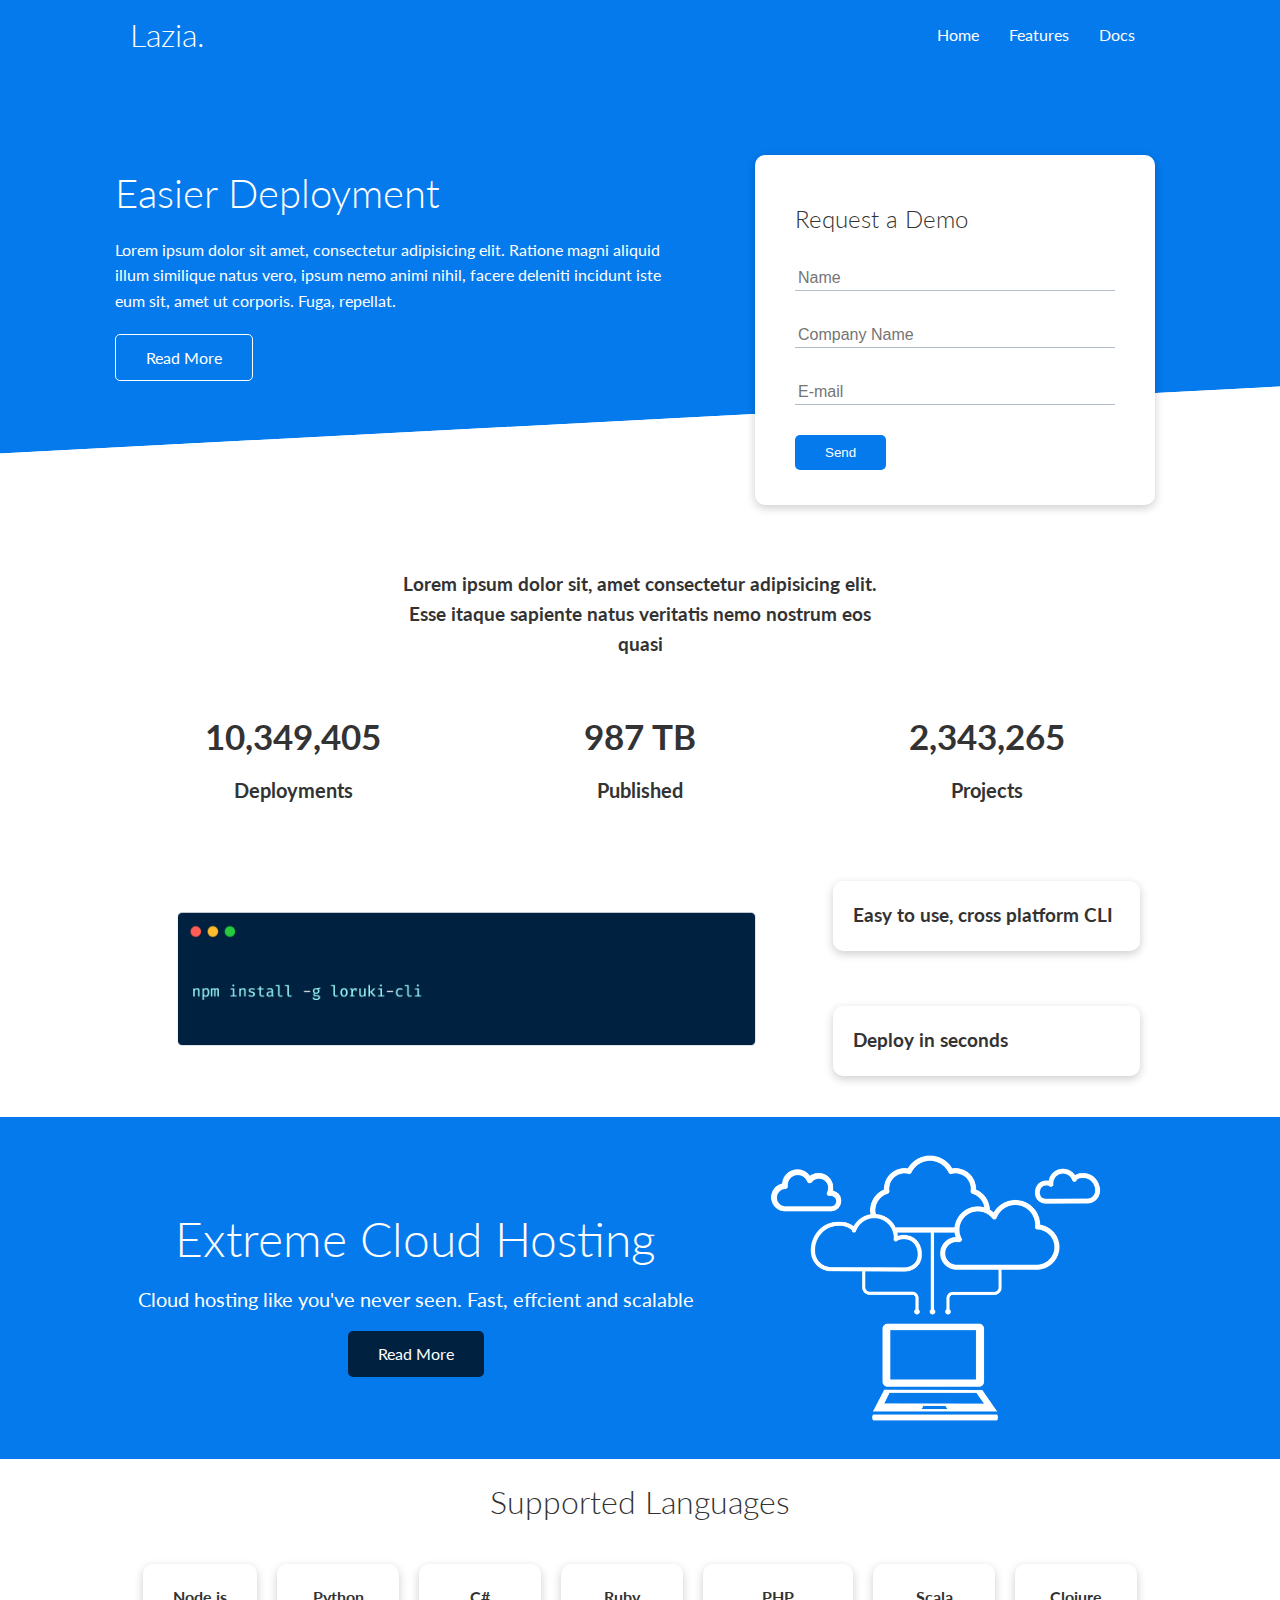
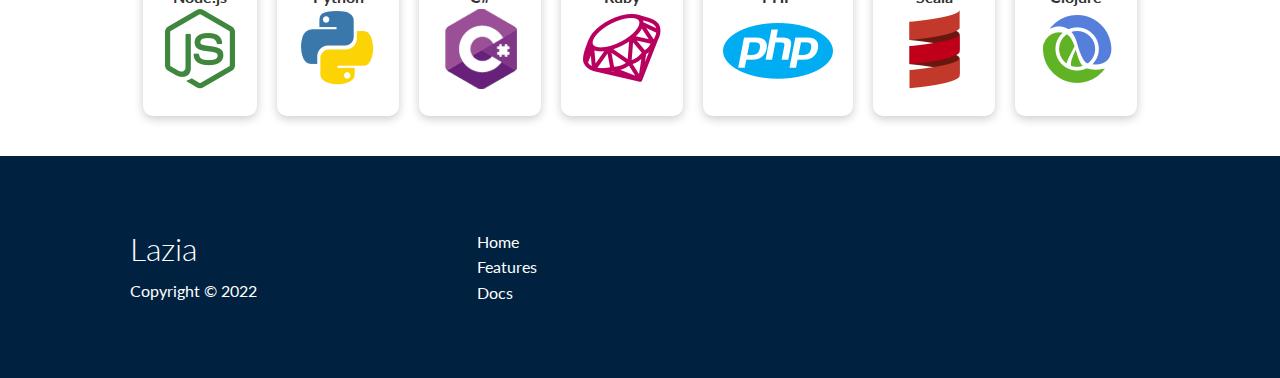
<file: index.html>
<!DOCTYPE html>
<html lang="en">
  <head>
    <meta charset="UTF-8" />
    <meta http-equiv="X-UA-Compatible" content="IE=edge" />
    <meta name="viewport" content="width=device-width, initial-scale=1.0" />
    <link
      rel="stylesheet"
      href="https://cdnjs.cloudflare.com/ajax/libs/font-awesome/6.1.2/css/all.min.css"
      integrity="sha512-1sCRPdkRXhBV2PBLUdRb4tMg1w2YPf37qatUFeS7zlBy7jJI8Lf4VHwWfZZfpXtYSLy85pkm9GaYVYMfw5BC1A=="
      crossorigin="anonymous"
      referrerpolicy="no-referrer"
    />
    <link rel="stylesheet" href="css/utilities.css" />
    <link rel="stylesheet" href="css/style.css" />
    <title>Lazia | Cloud Hosting For Evryone</title>
  </head>
  <body>
    <!-- Nav-bar -->
    <div class="navbar">
      <div class="container flex">
        <h1 class="logo">Lazia.</h1>
        <nav>
          <ul>
            <li><a href="index.html">Home</a></li>
            <li><a href="features.html">Features</a></li>
            <li><a href="docs.html">Docs</a></li>
          </ul>
        </nav>
      </div>
    </div>

    <!-- Showcase -->
    <section class="showcase">
      <div class="container grid">
        <div class="showcase-text">
          <h1>Easier Deployment</h1>
          <p>
            Lorem ipsum dolor sit amet, consectetur adipisicing elit. Ratione
            magni aliquid illum similique natus vero, ipsum nemo animi nihil,
            facere deleniti incidunt iste eum sit, amet ut corporis. Fuga,
            repellat.
          </p>
          <a href="features.html" class="btn btn-outline">Read More</a>
        </div>

        <div class="showcase-form card">
          <h2>Request a Demo</h2>
          <form>
            <div class="form-control">
              <input type="text" name="name" placeholder="Name" required />
            </div>
            <div class="form-control">
              <input
                type="text"
                name="company"
                placeholder="Company Name"
                required
              />
            </div>
            <div class="form-control">
              <input type="email" name="email" placeholder="E-mail" required />
            </div>
            <input type="button" value="Send" class="btn btn-primary" />
          </form>
        </div>
      </div>
    </section>

    <!-- Stats -->
    <section class="stats">
      <div class="container">
        <h3 class="stats-heading text-center my-1">
          Lorem ipsum dolor sit, amet consectetur adipisicing elit. Esse itaque
          sapiente natus veritatis nemo nostrum eos quasi 
        </h3>
        <div class="grid grid-3 text-center my-4">
            <div>
                <i class="fas fa-server fa-3x"></i>
                <h3>10,349,405</h3>
                <p class="text-secodary">Deployments</p>
            </div>
            <div>
                <i class="fas fa-upload fa-3x"></i>
                <h3>987 TB</h3>
                <p class="text-secodary">Published</p>
            </div>
            <div>
                <i class="fas fa-project-diagram fa-3x"></i>
                <h3>2,343,265</h3>
                <p class="text-secodary">Projects</p>
            </div>
        </div>
      </div>
    </section>

    <!-- Cli -->
    <section class="cli">
      <div class="container grid">
        <img src="images/cli.png" alt="CLI Image">
        <div class="card">
          <h3>Easy to use, cross platform CLI</h3>
        </div>
        <div class="card">
          <h3>Deploy in seconds</h3>
        </div>
      </div>
    </section>

    <!-- Cloud -->
    <section class="cloud bg-primary my-2 py-2">
        <div class="container grid">
          <div class="text-center">
            <h2 class="lg">Extreme Cloud Hosting</h2>
            <p class="lead my-1">Cloud hosting like you've never seen.
              Fast, effcient and scalable</p>
              <a href="features.html" class="btn btn-dark">Read More</a>
          </div>
          <img src="images/cloud.png" alt="Cloud image">
        </div>
    </section>

    <!-- Languages -->
    <section class="languages">
      <h2 class="md text-center my-2">
        Supported Languages
      </h2>
      <div class="container flex">
        <div class="card">
          <h4>Node.js</h4>
          <img src="images/logos/node.png" alt="Node.js Image">
        </div>
        <div class="card">
          <h4>Python</h4>
          <img src="images/logos/python.png" alt="Python Image">
        </div>
        <div class="card">
          <h4>C#</h4>
          <img src="images/logos/csharp.png" alt="C# Image">
        </div>
        <div class="card">
          <h4>Ruby</h4>
          <img src="images/logos/ruby.png" alt="Ruby Image">
        </div>
        <div class="card">
          <h4>PHP</h4>
          <img src="images/logos/php.png" alt="PHP Image">
        </div>
        <div class="card">
          <h4>Scala</h4>
          <img src="images/logos/scala.png" alt="Scala Image">
        </div>
        <div class="card">
          <h4>Clojure</h4>
          <img src="images/logos/clojure.png" alt="Clojure Image">
        </div>
      </div>
    </section>

    <!-- Footer -->
    <footer class="footer bg-dark py-5">
      <div class="container grid grid-3">
        <div>
          <h1>Lazia</h1>
          <p>Copyright &copy; 2022</p>
        </div>
        <nav> 
          <ul>
            <li><a href="index.html">Home</a></li>
            <li><a href="features.html">Features</a></li>
            <li><a href="docs.html">Docs</a></li>
          </ul>
        </nav>
        <div class="social">
          <a href="#"><i class="fab fa-github fa-2x"></i></a>
          <a href="#"><i class="fab fa-facebook fa-2x"></i></a>
          <a href="#"><i class="fab fa-instagram fa-2x"></i></a>
          <a href="#"><i class="fab fa-twitter fa-2x"></i></a>
        </div>
      </div>
    </footer>
  </body>
</html>
</file>
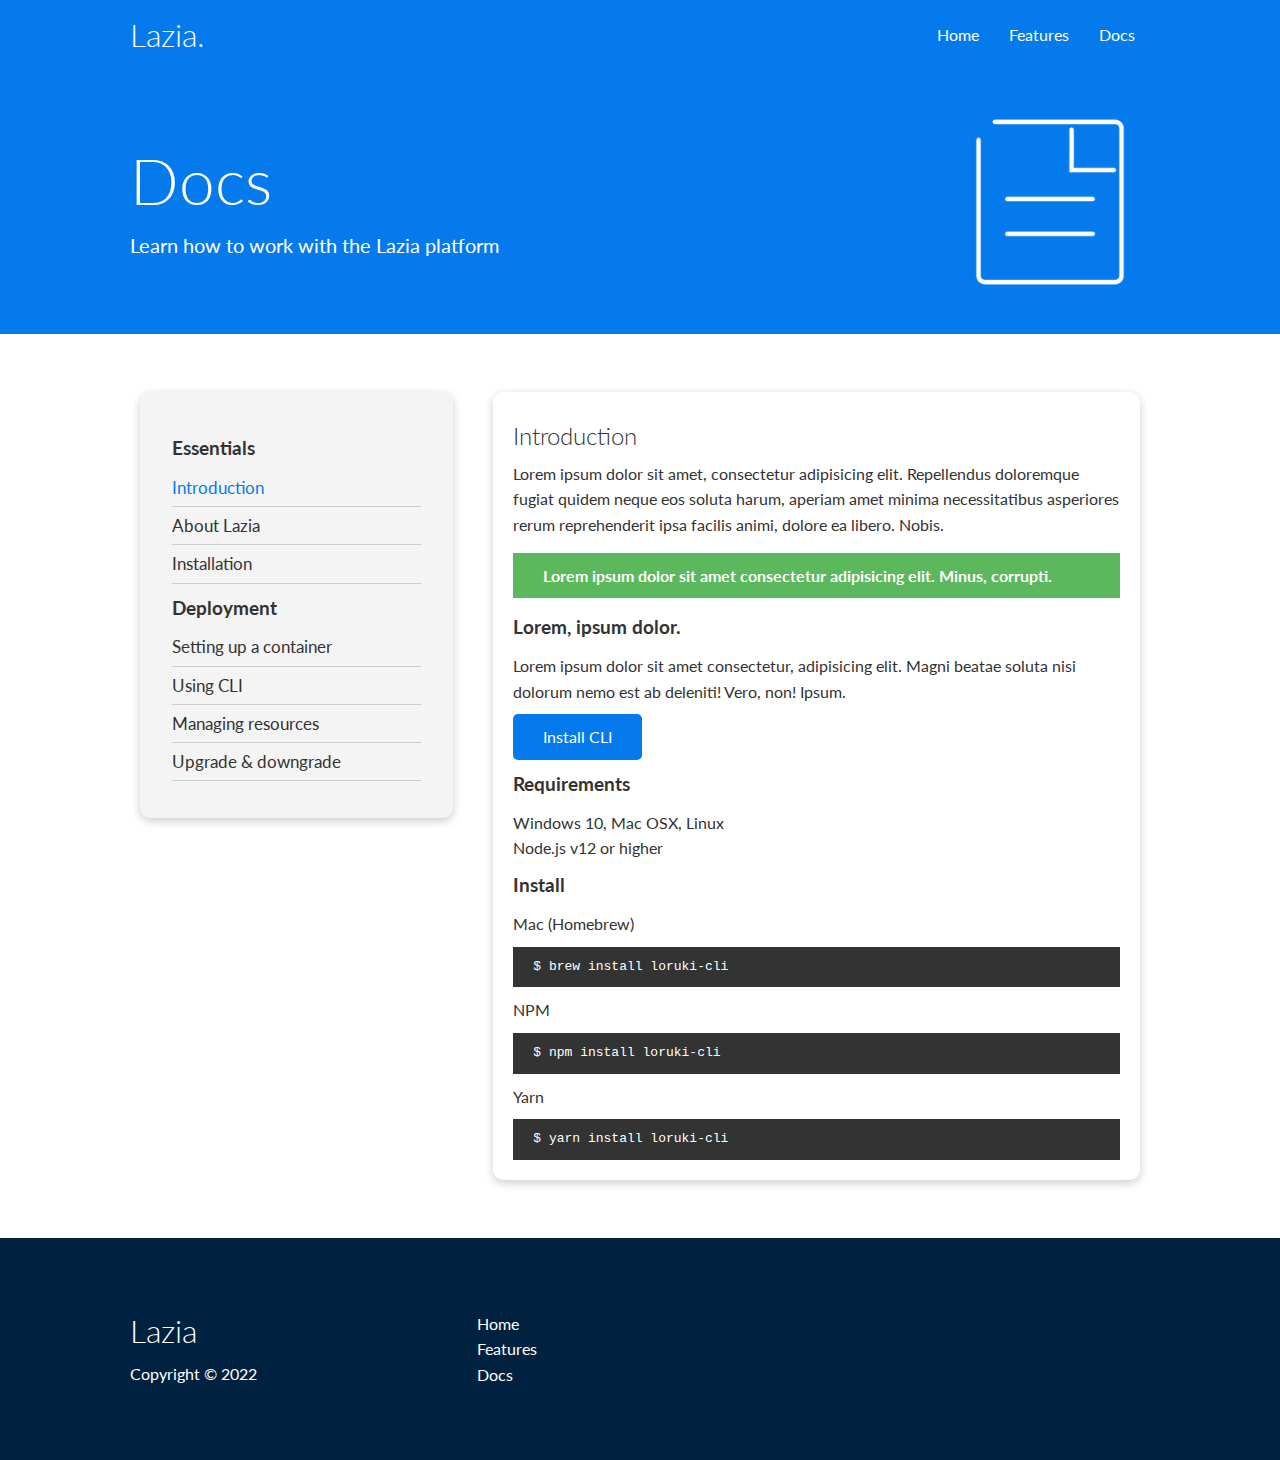
<file: docs.html>
<!DOCTYPE html>
<html lang="en">
  <head>
    <meta charset="UTF-8" />
    <meta http-equiv="X-UA-Compatible" content="IE=edge" />
    <meta name="viewport" content="width=device-width, initial-scale=1.0" />
    <link
      rel="stylesheet"
      href="https://cdnjs.cloudflare.com/ajax/libs/font-awesome/6.1.2/css/all.min.css"
      integrity="sha512-1sCRPdkRXhBV2PBLUdRb4tMg1w2YPf37qatUFeS7zlBy7jJI8Lf4VHwWfZZfpXtYSLy85pkm9GaYVYMfw5BC1A=="
      crossorigin="anonymous"
      referrerpolicy="no-referrer"
    />
    <link rel="stylesheet" href="css/utilities.css" />
    <link rel="stylesheet" href="css/style.css" />
    <title>Lazia | Cloud Hosting For Evryone</title>
  </head>
  <body>
    <!-- Nav-bar -->
    <div class="navbar">
      <div class="container flex">
        <h1 class="logo">Lazia.</h1>
        <nav>
          <ul>
            <li><a href="index.html">Home</a></li>
            <li><a href="features.html">Features</a></li>
            <li><a href="docs.html">Docs</a></li>
          </ul>
        </nav>
      </div>
    </div>

    <!-- Head -->
    <section class="docs-head bg-primary py-3">
      <div class="container grid">
        <div>
          <h1 class="xl">Docs</h1>
          <p class="lead">Learn how to work with the Lazia platform</p>
        </div>
        <img src="images/docs.png" alt="Docs Image" />
      </div>
    </section>

    <!-- Docs main -->
    <section class="docs-main my-4">
      <div class="container grid">
        <div class="card bg-light p-3">
          <h3 class="my-2">Essentials</h3>
          <nav>
            <ul>
              <li><a class="text-primary" href="#">Introduction</a></li>
              <li><a href="#">About Lazia</a></li>
              <li><a href="#">Installation</a></li>
            </ul>
          </nav>
          <h3 class="my-2">Deployment</h3>
          <nav>
            <ul>
              <li><a href="#">Setting up a container</a></li>
              <li><a href="#">Using CLI</a></li>
              <li><a href="#">Managing resources</a></li>
              <li><a href="#">Upgrade & downgrade</a></li>
            </ul>
          </nav>
        </div>
        <div class="card">
          <h2>Introduction</h2>
          <p>
            Lorem ipsum dolor sit amet, consectetur adipisicing elit.
            Repellendus doloremque fugiat quidem neque eos soluta harum, aperiam
            amet minima necessitatibus asperiores rerum reprehenderit ipsa
            facilis animi, dolore ea libero. Nobis.
            <div class="alert alert-success">
                <i class="fas fa-info"></i>Lorem ipsum dolor sit amet consectetur adipisicing elit. Minus, corrupti.
            </div>

            <h3>Lorem, ipsum dolor.</h3>

            <p>Lorem ipsum dolor sit amet consectetur, 
                adipisicing elit. Magni beatae soluta nisi 
                dolorum nemo est ab deleniti! Vero, non! Ipsum.</p>
            </p>

          <a href="#" class="btn btn-primary">Install CLI</a>

          <h3>Requirements</h3>
          <ul>
            <li>Windows 10, Mac OSX, Linux</li>
            <li>Node.js v12 or higher</li>
          </ul>

          <h3>Install</h3>
          <p>Mac (Homebrew)</p>
          <pre><code>$ brew install loruki-cli</code></pre>
          <p>NPM</p>
          <pre><code>$ npm install loruki-cli</code></pre>
          <p>Yarn</p>
          <pre><code>$ yarn install loruki-cli</code></pre>
        </div>
      </div>
    </section>

    <!-- Footer -->
    <footer class="footer bg-dark py-5">
      <div class="container grid grid-3">
        <div>
          <h1>Lazia</h1>
          <p>Copyright &copy; 2022</p>
        </div>
        <nav>
          <ul>
            <li><a href="index.html">Home</a></li>
            <li><a href="features.html">Features</a></li>
            <li><a href="docs.html">Docs</a></li>
          </ul>
        </nav>
        <div class="social">
          <a href="#"><i class="fab fa-github fa-2x"></i></a>
          <a href="#"><i class="fab fa-facebook fa-2x"></i></a>
          <a href="#"><i class="fab fa-instagram fa-2x"></i></a>
          <a href="#"><i class="fab fa-twitter fa-2x"></i></a>
        </div>
      </div>
    </footer>
  </body>
</html>
</file>
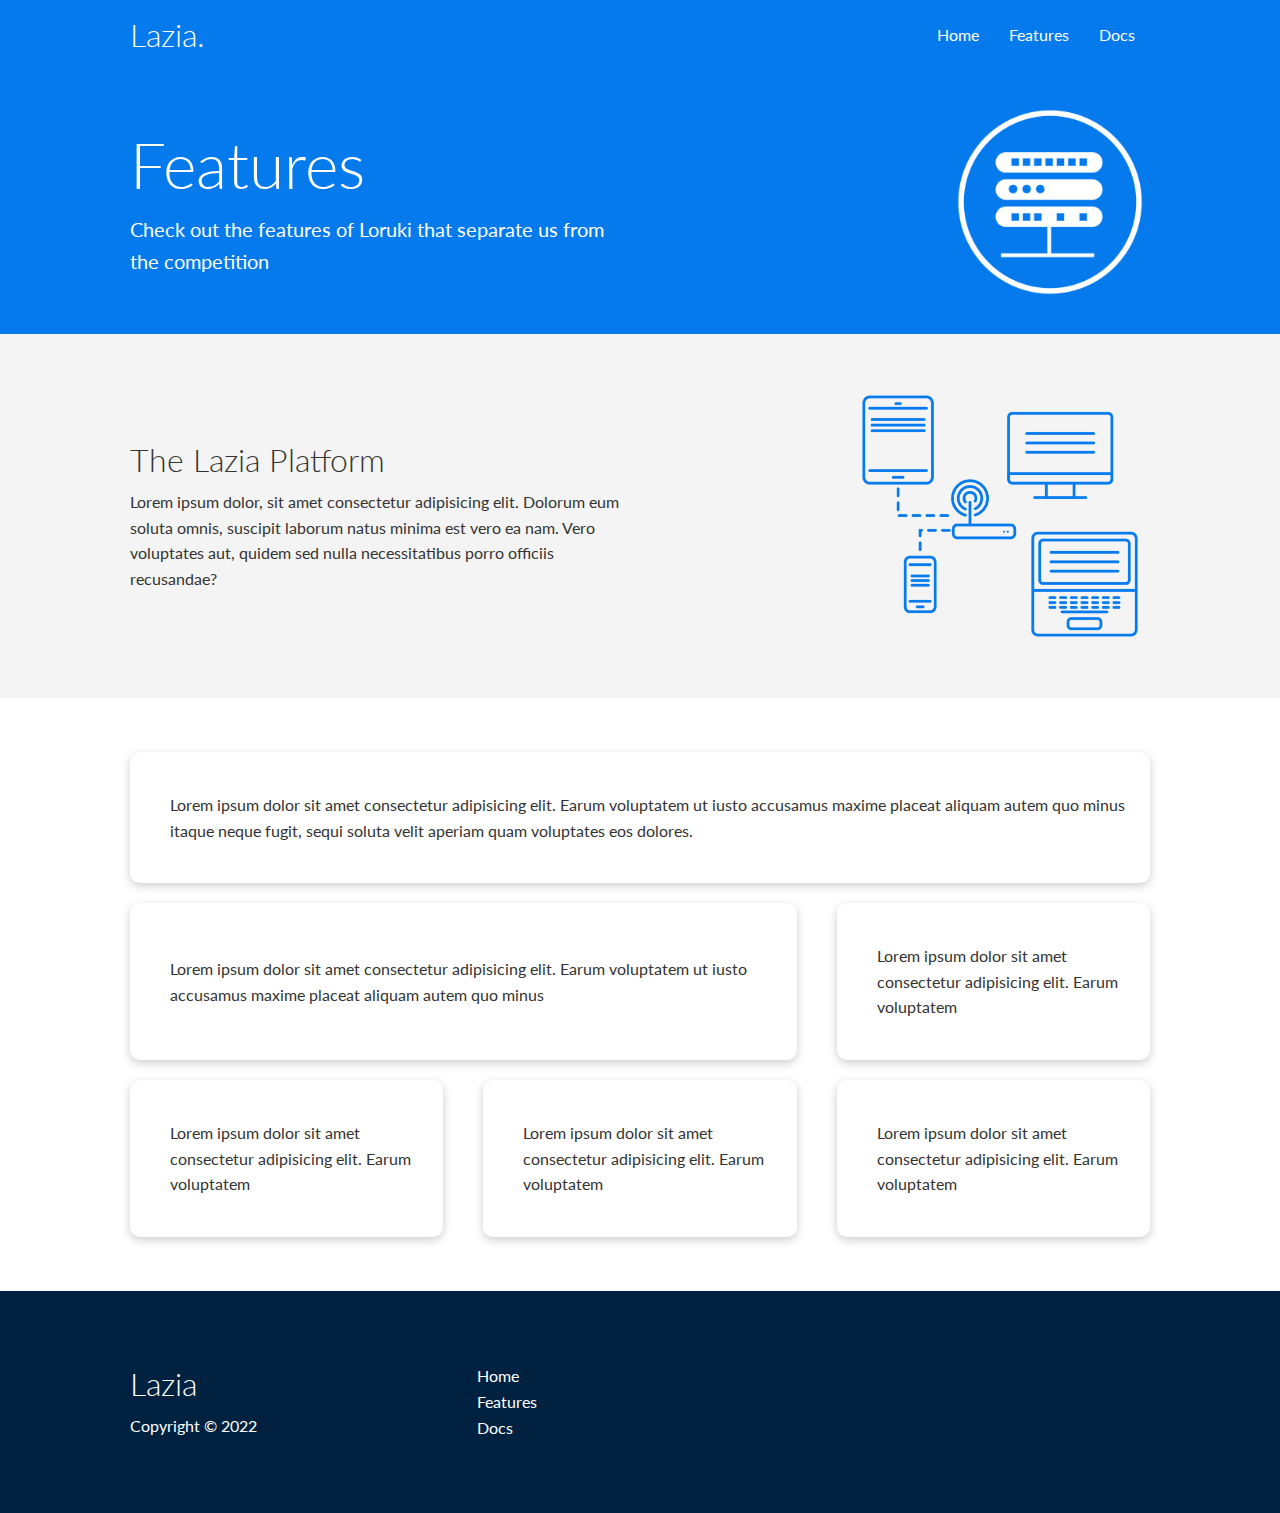
<file: features.html>
<!DOCTYPE html>
<html lang="en">
  <head>
    <meta charset="UTF-8" />
    <meta http-equiv="X-UA-Compatible" content="IE=edge" />
    <meta name="viewport" content="width=device-width, initial-scale=1.0" />
    <link
      rel="stylesheet"
      href="https://cdnjs.cloudflare.com/ajax/libs/font-awesome/6.1.2/css/all.min.css"
      integrity="sha512-1sCRPdkRXhBV2PBLUdRb4tMg1w2YPf37qatUFeS7zlBy7jJI8Lf4VHwWfZZfpXtYSLy85pkm9GaYVYMfw5BC1A=="
      crossorigin="anonymous"
      referrerpolicy="no-referrer"
    />
    <link rel="stylesheet" href="css/utilities.css" />
    <link rel="stylesheet" href="css/style.css" />
    <title>Lazia | Cloud Hosting For Evryone</title>
  </head>
  <body>
    <!-- Nav-bar -->
    <div class="navbar">
      <div class="container flex">
        <h1 class="logo">Lazia.</h1>
        <nav>
          <ul>
            <li><a href="index.html">Home</a></li>
            <li><a href="features.html">Features</a></li>
            <li><a href="docs.html">Docs</a></li>
          </ul>
        </nav>
      </div>
    </div>

    <!-- Head -->
    <section class="features-head bg-primary py-3">
      <div class="container grid">
        <div>
          <h1 class="xl">Features</h1>
          <p class="lead">
            Check out the features of Loruki that separate us from the
            competition
          </p>
        </div>
        <img src="images/server.png" alt="Server Image" />
      </div>
    </section>

    <!-- Sub head -->
    <section class="features-sub-head bg-light py-3">
      <div class="container grid">
        <div>
          <h1 class="md">The Lazia Platform</h1>
          <p>
            Lorem ipsum dolor, sit amet consectetur adipisicing elit. Dolorum
            eum soluta omnis, suscipit laborum natus minima est vero ea nam.
            Vero voluptates aut, quidem sed nulla necessitatibus porro officiis
            recusandae?
          </p>
        </div>
        <img src="images/server2.png" alt="Server2 Image" />
      </div>
    </section>

    <section class="features-main my-2">
      <div class="container grid grid-3">
        <div class="card flex">
          <i class="fas fa-server fa-3x"></i>
          <p>
            Lorem ipsum dolor sit amet consectetur adipisicing elit. Earum
            voluptatem ut iusto accusamus maxime placeat aliquam autem quo minus
            itaque neque fugit, sequi soluta velit aperiam quam voluptates eos
            dolores.
          </p>
          </div>
        <div class="card flex">
          <i class="fas fa-network-wired fa-3x"></i>
          <p>
            Lorem ipsum dolor sit amet consectetur adipisicing elit. Earum
            voluptatem ut iusto accusamus maxime placeat aliquam autem quo minus
          </p>
          </div>
        <div class="card flex">
          <i class="fas fa-laptop-code fa-3x"></i>
          <p>
            Lorem ipsum dolor sit amet consectetur adipisicing elit. Earum
            voluptatem
          </p>
        </div>
        <div class="card flex">
          <i class="fas fa-database fa-3x"></i>
          <p>
            Lorem ipsum dolor sit amet consectetur adipisicing elit. Earum
            voluptatem 
          </p>
        </div>
        <div class="card flex">
          <i class="fas fa-power-off fa-3x"></i>
          <p>
            Lorem ipsum dolor sit amet consectetur adipisicing elit. Earum
            voluptatem 
          </p>
        </div>
        <div class="card flex">
          <i class="fas fa-upload fa-3x"></i>
          <p>
            Lorem ipsum dolor sit amet consectetur adipisicing elit. Earum
            voluptatem 
          </p>
        </div>
      </div>
    </section>

    <!-- Footer -->
    <footer class="footer bg-dark py-5">
      <div class="container grid grid-3">
        <div>
          <h1>Lazia</h1>
          <p>Copyright &copy; 2022</p>
        </div>
        <nav>
          <ul>
            <li><a href="index.html">Home</a></li>
            <li><a href="features.html">Features</a></li>
            <li><a href="docs.html">Docs</a></li>
          </ul>
        </nav>
        <div class="social">
          <a href="#"><i class="fab fa-github fa-2x"></i></a>
          <a href="#"><i class="fab fa-facebook fa-2x"></i></a>
          <a href="#"><i class="fab fa-instagram fa-2x"></i></a>
          <a href="#"><i class="fab fa-twitter fa-2x"></i></a>
        </div>
      </div>
    </footer>
  </body>
</html>
</file>
<file: css/utilities.css>
.container {
    max-width: 1100px;
    margin: 0 auto;
    overflow: auto;
    padding: 0 40px;
}

.card {
    background-color: #fff;
    color: #333;
    border-radius: 10px;
    box-shadow: 0 3px 10px rgba(0, 0, 0, 0.2);
    padding: 20px;
    margin: 10px;
}

.btn {
    display: inline-block;
    padding: 10px 30px;
    cursor: pointer;
    background: var(--primary-color);
    color: #fff;
    border: none;
    border-radius: 5px;
}

.btn-outline {
    background-color: transparent;
    border: 1px solid #fff;
}

.btn:hover {
    transform: scale(0.98);
}


/* Backgrounds & colored buttons */
.bg-primary, .btn-primary {
    background-color: var(--primary-color);
    color: #fff;
}

.bg-secondary, .btn-secondary {
    background-color: var(--secondary-color);
    color: #fff;
}

.bg-dark, .btn-dark {
    background-color: var(--dark-color);
    color: #fff;
}

.bg-light, .btn-light {
    background-color: var(--light-color);
    color: #333;
}

.bg-primary a, .btn-primary a, .bg-secondary a, .btn-secondary a, .bg-dark a, .btn-dark a {
    color: #fff;
}


/* Text Colors */
.text-primary {
    color: var(--primary-color);
    
}

.text-secondary {
    color: var(--secondary-color);
    
}

.text-dark {
    color: var(--dark-color);
    
}

.text-light {
    color: var(--light-color);
    
}

/* Text sizes */
.lead {
    font-size: 20px;
}

.sm {
    font-size: 1rem;
}

.md {
    font-size: 2rem;
}

.lg {
    font-size: 3rem;
}

.xl {
    font-size: 4rem;
}




.text-center {
    text-align: center;
}

/* Alert */
.alert  {
    background-color: var(--light-color);
    padding: 10px 20px;
    font-weight: bold;
    margin: 15px 0;
}

.alert i {
    margin-right: 10px;
}

.alert-success {
    background-color: var(--success-color);
    color: #fff;
}

.alert-error {
    background-color: var(--error-color);
    color: #fff;
}


.flex {
    display: flex;
    justify-content: center;
    align-items: center;
    height: 100%;
}

.grid {
    display: grid;
    grid-template-columns: repeat(2, 1fr);
    gap: 20px;
    justify-content: center;
    align-items: center;
    height: 100%;
}

.grid-3 {
    grid-template-columns: repeat(3, 1fr);
}

/* Margin */
.my-1 {
    margin: 1rem 0;
}

.my-2 {
    margin: 1.5rem 0;
}

.my-3 {
    margin: 2rem 0;
}

.my-4 {
    margin: 3rem 0;
}   

.my-5 {
    margin: 4rem 0;
}

.m-1 {
    margin: 1rem;
}

.m-2 {
    margin: 1.5rem;
}

.m-3 {
    margin: 2rem;
}

.m-4 {
    margin: 3rem;
}   

.m-5 {
    margin: 4rem;
}




/* Paddings */
.py-1 {
    padding: 1rem 0;
}

.py-2 {
    padding: 1.5rem 0;
}

.py-3 {
    padding: 2rem 0;
}

.py-4 {
    padding: 3rem 0;
}   

.py-5 {
    padding: 4rem 0;
}

.p-1 {
    padding: 1rem;
}

.p-2 {
    padding: 1.5rem;
}

.p-3 {
    padding: 2rem;
}

.p-4 {
    padding: 3rem;
}   

.p-5 {
    padding: 4rem;
}
</file>
<file: css/style.css>
@import url('https://fonts.googleapis.com/css2?family=Lato:wght@300&display=swap');

:root {
    --primary-color:#047aed;
    --secondary-color:#1c3fa8;
    --dark-color:#002240;
    --light-color:#f4f4f4;
    --success-color: #5cb85c;
    --error-color: #d9534f;
}




* {
    box-sizing: border-box;
    padding: 0;
    margin: 0;
}

body {
    font-family: 'Lato', sans-serif;
    color: #333;
    line-height: 1.6;
}

ul {
    list-style-type: none;
}

a {
    text-decoration: none;
    color: #333;
}

h1, h2 {
    font-weight: 300;
    line-height: 1.2;
    margin: 10px 0;
}

p {
    margin: 10px 0;
}

img {
    width: 100%;
}

code, pre {
    background: #333;
    color: #fff;
    padding: 10px;
}


/* Navbar */
.navbar {
    background-color: var(--primary-color);
    color: #fff;
    height: 70px;
}

.navbar ul {
    display: flex;
}

.navbar a {
    color: #fff;
    padding: 10px;
    margin: 0 5px;
}


.navbar a:hover {
    border-bottom: 2px #fff solid;
}

.navbar .flex {
    justify-content: space-between; 
}

/* Showcase */

.showcase {
    height: 400px;
    background-color: var(--primary-color);
    color: #fff;
    position: relative;
}

.showcase h1 {
    font-size: 40px;
}


.showcase p {
    margin: 20px 0;
}


.showcase .grid {
    grid-template-columns: 55% 45%;
    gap: 30px;
    overflow: visible;
}

.showcase-text {
    animation: slideInFromLeft 1s ease-in;
}

.showcase-form {
    position: relative;
    top: 60px;
    height: 350px;
    width: 400px;
    padding: 40px;
    z-index: 100;
    justify-self: flex-end;
    animation: slideInFromRight 1s ease-in;
}

.showcase-form .form-control {
    margin: 30px 0;
}

.showcase-form input[type='text'],
.showcase-form input[type='email'] {
    border: 0;
    border-bottom: 1px solid #b4becb;
    width: 100%;
    padding: 3px;
    font-size: 16px;
}


.showcase-form input:focus {
    outline: none;
}

.showcase::before, .showcase::after {
    content: '';
    position: absolute;
    height: 120px;
    bottom: -70px;
    right: 0;
    left: 0;
    background: #fff;
    transform: skewY(-3deg);
    --webkit-transform: skewY(-3deg);
    --moz-transform: skewY(-3deg);
    --ms-transform: skewY(-3deg);
}

/* Stats */
.stats {
    padding-top: 100px;
    animation: slideInFromBottom 1s ease-in;
}

.stats-heading {
    max-width: 500px;
    margin: auto;
}

.stats .grid h3 {
    font-size: 35px;
}

.stats .grid p {
    font-size: 20px;
    font-weight: bold;
}

/* Cli */
.cli .grid {
    grid-template-columns: repeat(3, 1fr);
    grid-template-rows: repeat(2, 1fr);
}

.cli .grid > *:first-child {
    grid-column: 1 / span 2;
    grid-row: 1 / span 2;
}

/* Cloud */
.cloud .grid {
    grid-template-columns: 4fr 3fr;
}


/* Languages */

.languages .flex {
    flex-wrap: wrap;
}
.languages .card {
    text-align: center;
    margin: 18px 10px 40px;
    transition: transform 0.2s ease-in;
}

.languges .card h4{
    font-size: 20px;
    margin-bottom: 10px;
}

.languages .card:hover {
    transform: translateY(-15px);
}


/* Features */
.features-head img, .docs-head img{
    width: 200px;
    justify-self: flex-end;
}

.features-sub-head img {
    width: 300px;
    justify-self: flex-end;
}

.features-main .card > i {
    margin-right: 20px;
}

.features-main .grid {
    padding: 30px;
}

.features-main .grid >*:first-child {
    grid-column: 1 / span 3;
}

.features-main .grid > *:nth-child(2){
    grid-column: 1 / span 2;
}


/* Docs */
.docs-main h3 {
    margin: 10px 0;
}

.docs-main .grid {
    grid-template-columns: 1fr 2fr;
    align-items: flex-start;
}

.docs-main nav li {
    font-size: 17px;
    padding-bottom: 5px;
    margin-bottom: 5px;
    border-bottom: 1px #ccc solid ;
}

.docs-main a:hover {
    font-weight: bold;

}




/* Footer */
.footer .social a {
    margin: 0 10px;
}

/* Animations */

@keyframes slideInFromLeft {
    0% {
        transform: translateX(-100%);
    }
    100% {
        transform: translateX(0);
    }
}


@keyframes slideInFromRight {
    0% {
        transform: translateX(100%);
    }
    100% {
        transform: translateX(0);
    }
}

@keyframes slideInFromTop {
    0% {
        transform: translateY(-100%);
    }
    100% {
        transform: translateX(0);
    }
}


@keyframes slideInFromBottom {
    0% {
        transform: translateY(100%);
    }
    100% {
        transform: translateX(0);
    }
}





/* Tablets and under */
@media(max-width: 768px) {
    .grid,
    .showcase .grid,
    .stats .grid,
    .cli .grid,
    .cloud .grid,
    .features-main .grid,
    .docs-main .grid {
        grid-template-columns: 1fr;
        grid-template-rows: 1fr;
    }

    .showcase {
        height: auto;
    }

    .showcase-text {
        text-align: center;
        margin-top: 40px;
        animation: slideInFromTop 1s ease-in;
    }

    .showcase-form {
        justify-self: center;
        margin: auto;
        animation: slideInFromBottom 1s ease-in;
    }
    

    .cli .grid > *:first-child {
        grid-column: 1;
        grid-row: 1;
    }

    .features-head,
    .features-sub-head,
    .docs-head {
        text-align: center;
    }

    .features-head img,
    .features-sub-head img, 
    .docs-head img {
        justify-self: center;
    }

    .features-main .grid > *:first-child,
    .features-main .grid > *:nth-child(2) {
        grid-column: 1;
    } 

}







/* Mobile */
@media(max-width: 500px) {
    .navbar {
        height: 110px;
    }

    .navbar .flex {
        flex-direction: column;
    }

    .navbar ul {
        padding: 10px;
        background-color: rgba(0, 0, 0, 0.1);
    }
}
</file>
